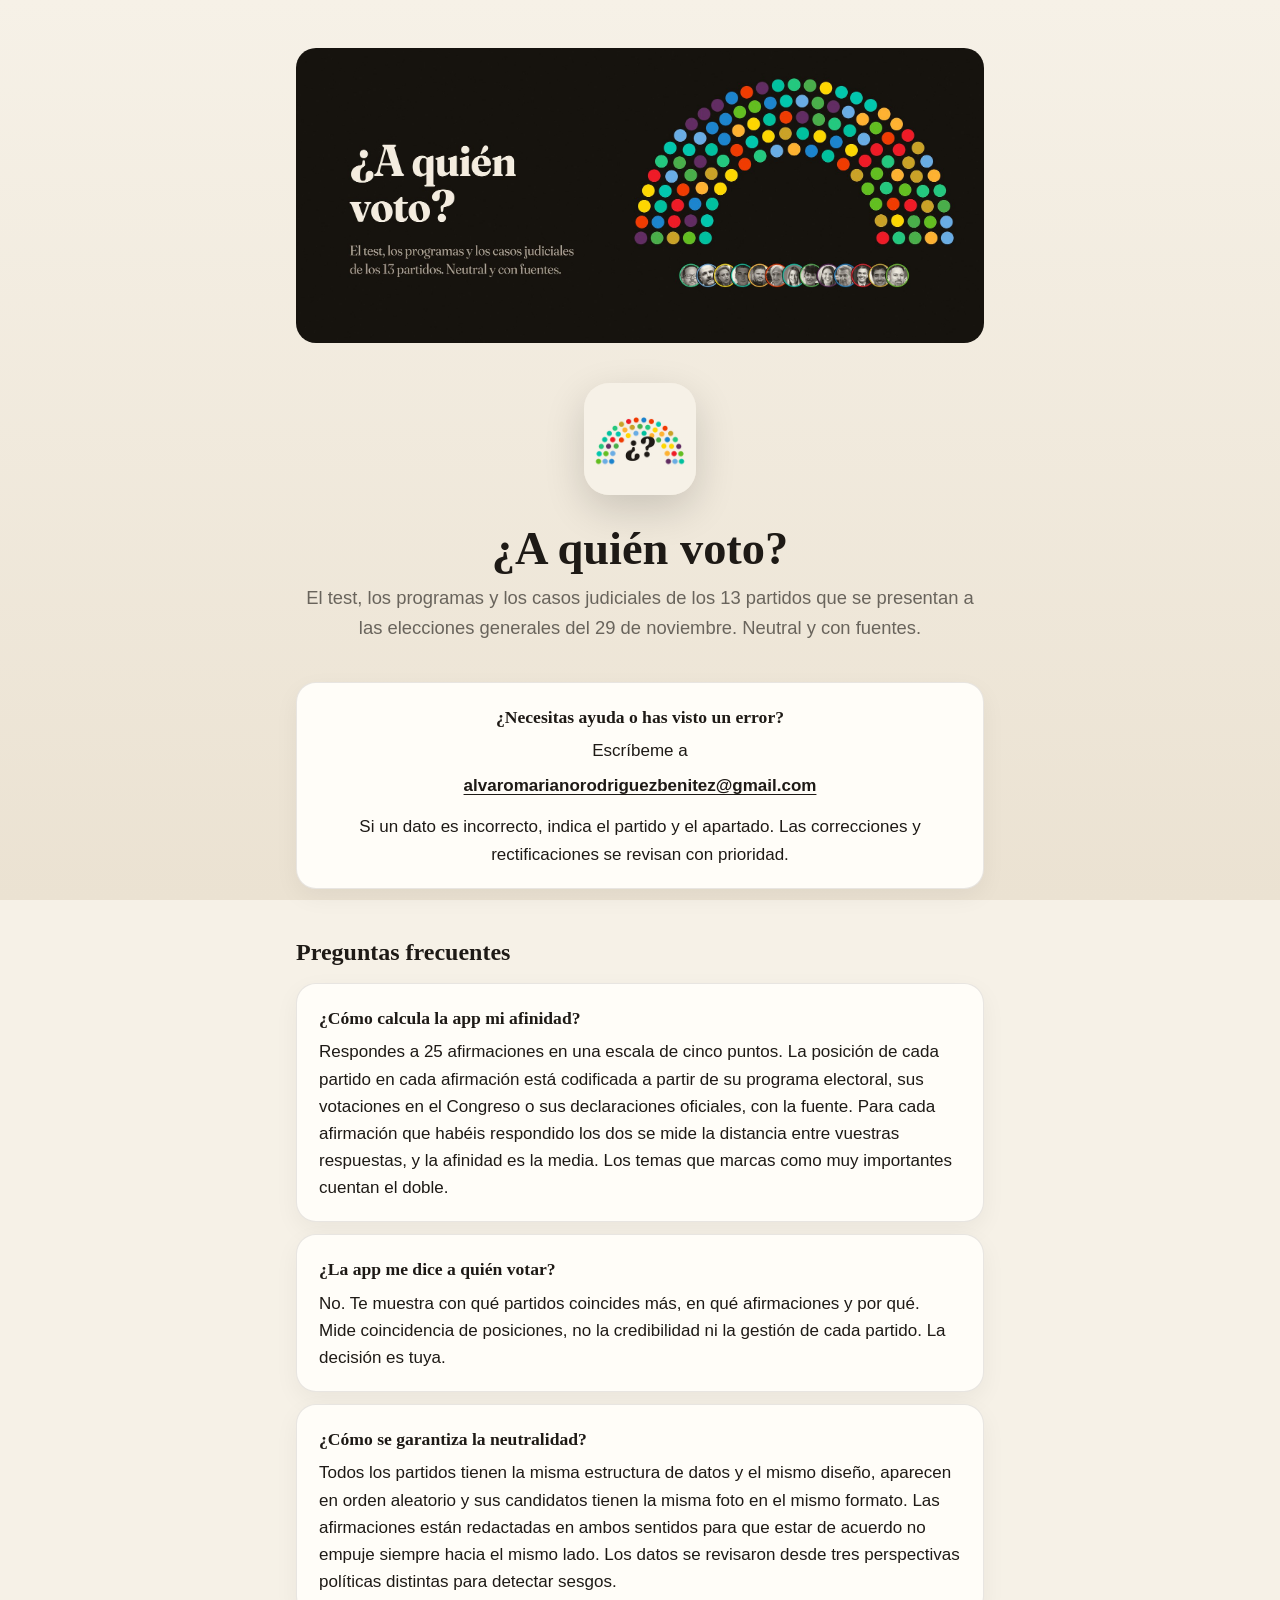
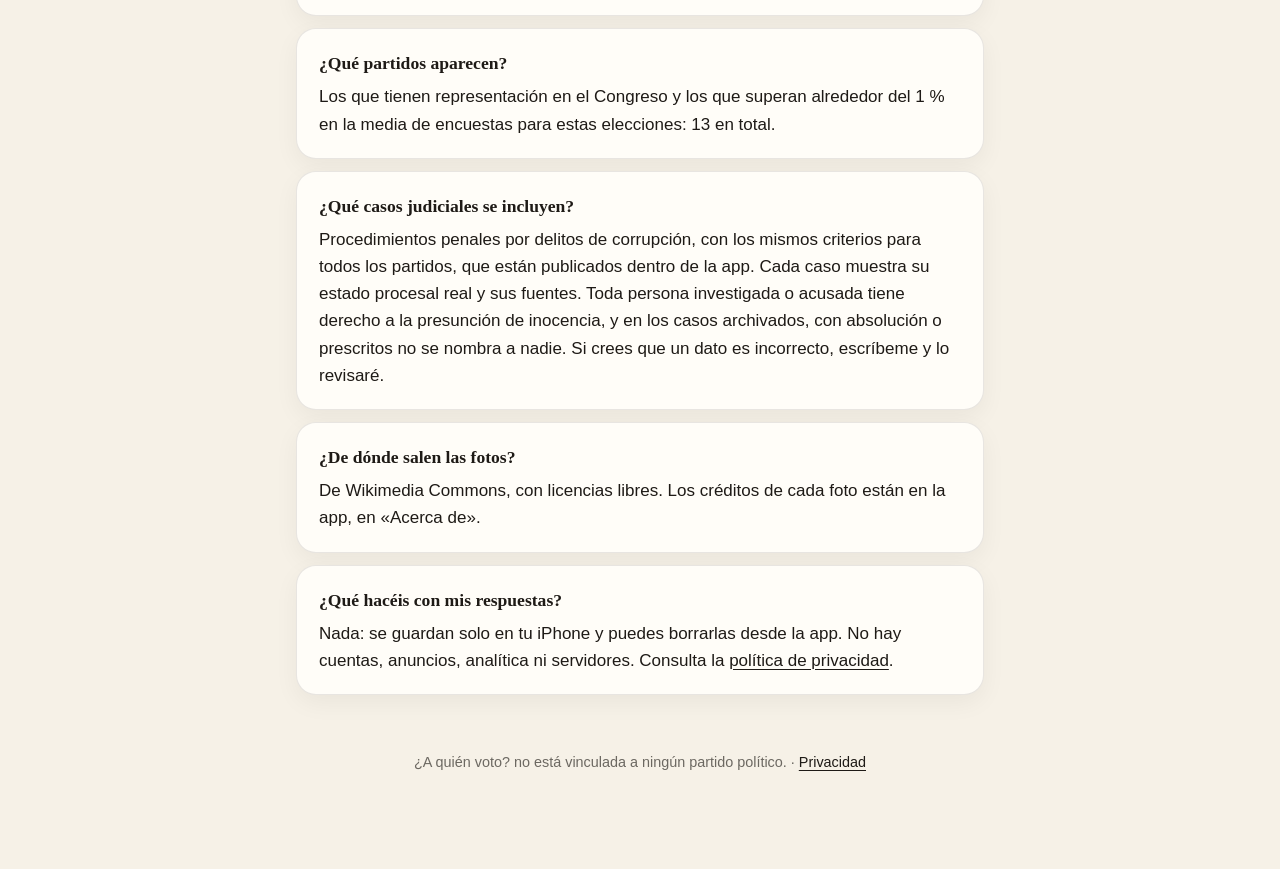
<file: index.html>
<!doctype html>
<html lang="es">
<head>
  <meta charset="utf-8">
  <meta name="viewport" content="width=device-width, initial-scale=1">
  <title>¿A quién voto? · Soporte</title>
  <meta name="description" content="¿A quién voto? te ayuda a decidir tu voto en las elecciones generales del 29 de noviembre: test, programas y casos judiciales de 13 partidos, neutral y con fuentes.">
  <link rel="icon" href="icon.png">
  <link rel="stylesheet" href="style.css">
</head>
<body>
<main>
  <img class="banner" src="banner.jpg" alt="¿A quién voto?: un hemiciclo con los colores de los 13 partidos y las fotos de sus candidatos">

  <header class="hero">
    <img class="icon" src="icon.png" alt="Icono de ¿A quién voto?">
    <h1>¿A quién voto?</h1>
    <p class="tagline">El test, los programas y los casos judiciales de los 13 partidos que se presentan a las elecciones generales del 29 de noviembre. Neutral y con fuentes.</p>
  </header>

  <section class="contact card">
    <h3>¿Necesitas ayuda o has visto un error?</h3>
    <p>Escríbeme a</p>
    <a class="email" href="mailto:alvaromarianorodriguezbenitez@gmail.com?subject=%C2%BFA%20qui%C3%A9n%20voto%3F">alvaromarianorodriguezbenitez@gmail.com</a>
    <p>Si un dato es incorrecto, indica el partido y el apartado. Las correcciones y rectificaciones se revisan con prioridad.</p>
  </section>

  <h2>Preguntas frecuentes</h2>

  <div class="card">
    <h3>¿Cómo calcula la app mi afinidad?</h3>
    <p>Respondes a 25 afirmaciones en una escala de cinco puntos. La posición de cada partido en cada afirmación está codificada a partir de su programa electoral, sus votaciones en el Congreso o sus declaraciones oficiales, con la fuente. Para cada afirmación que habéis respondido los dos se mide la distancia entre vuestras respuestas, y la afinidad es la media. Los temas que marcas como muy importantes cuentan el doble.</p>
  </div>

  <div class="card">
    <h3>¿La app me dice a quién votar?</h3>
    <p>No. Te muestra con qué partidos coincides más, en qué afirmaciones y por qué. Mide coincidencia de posiciones, no la credibilidad ni la gestión de cada partido. La decisión es tuya.</p>
  </div>

  <div class="card">
    <h3>¿Cómo se garantiza la neutralidad?</h3>
    <p>Todos los partidos tienen la misma estructura de datos y el mismo diseño, aparecen en orden aleatorio y sus candidatos tienen la misma foto en el mismo formato. Las afirmaciones están redactadas en ambos sentidos para que estar de acuerdo no empuje siempre hacia el mismo lado. Los datos se revisaron desde tres perspectivas políticas distintas para detectar sesgos.</p>
  </div>

  <div class="card">
    <h3>¿Qué partidos aparecen?</h3>
    <p>Los que tienen representación en el Congreso y los que superan alrededor del 1 % en la media de encuestas para estas elecciones: 13 en total.</p>
  </div>

  <div class="card">
    <h3>¿Qué casos judiciales se incluyen?</h3>
    <p>Procedimientos penales por delitos de corrupción, con los mismos criterios para todos los partidos, que están publicados dentro de la app. Cada caso muestra su estado procesal real y sus fuentes. Toda persona investigada o acusada tiene derecho a la presunción de inocencia, y en los casos archivados, con absolución o prescritos no se nombra a nadie. Si crees que un dato es incorrecto, escríbeme y lo revisaré.</p>
  </div>

  <div class="card">
    <h3>¿De dónde salen las fotos?</h3>
    <p>De Wikimedia Commons, con licencias libres. Los créditos de cada foto están en la app, en «Acerca de».</p>
  </div>

  <div class="card">
    <h3>¿Qué hacéis con mis respuestas?</h3>
    <p>Nada: se guardan solo en tu iPhone y puedes borrarlas desde la app. No hay cuentas, anuncios, analítica ni servidores. Consulta la <a href="privacidad/">política de privacidad</a>.</p>
  </div>

  <footer>
    <p>¿A quién voto? no está vinculada a ningún partido político. · <a href="privacidad/">Privacidad</a></p>
  </footer>
</main>
</body>
</html>
</file>
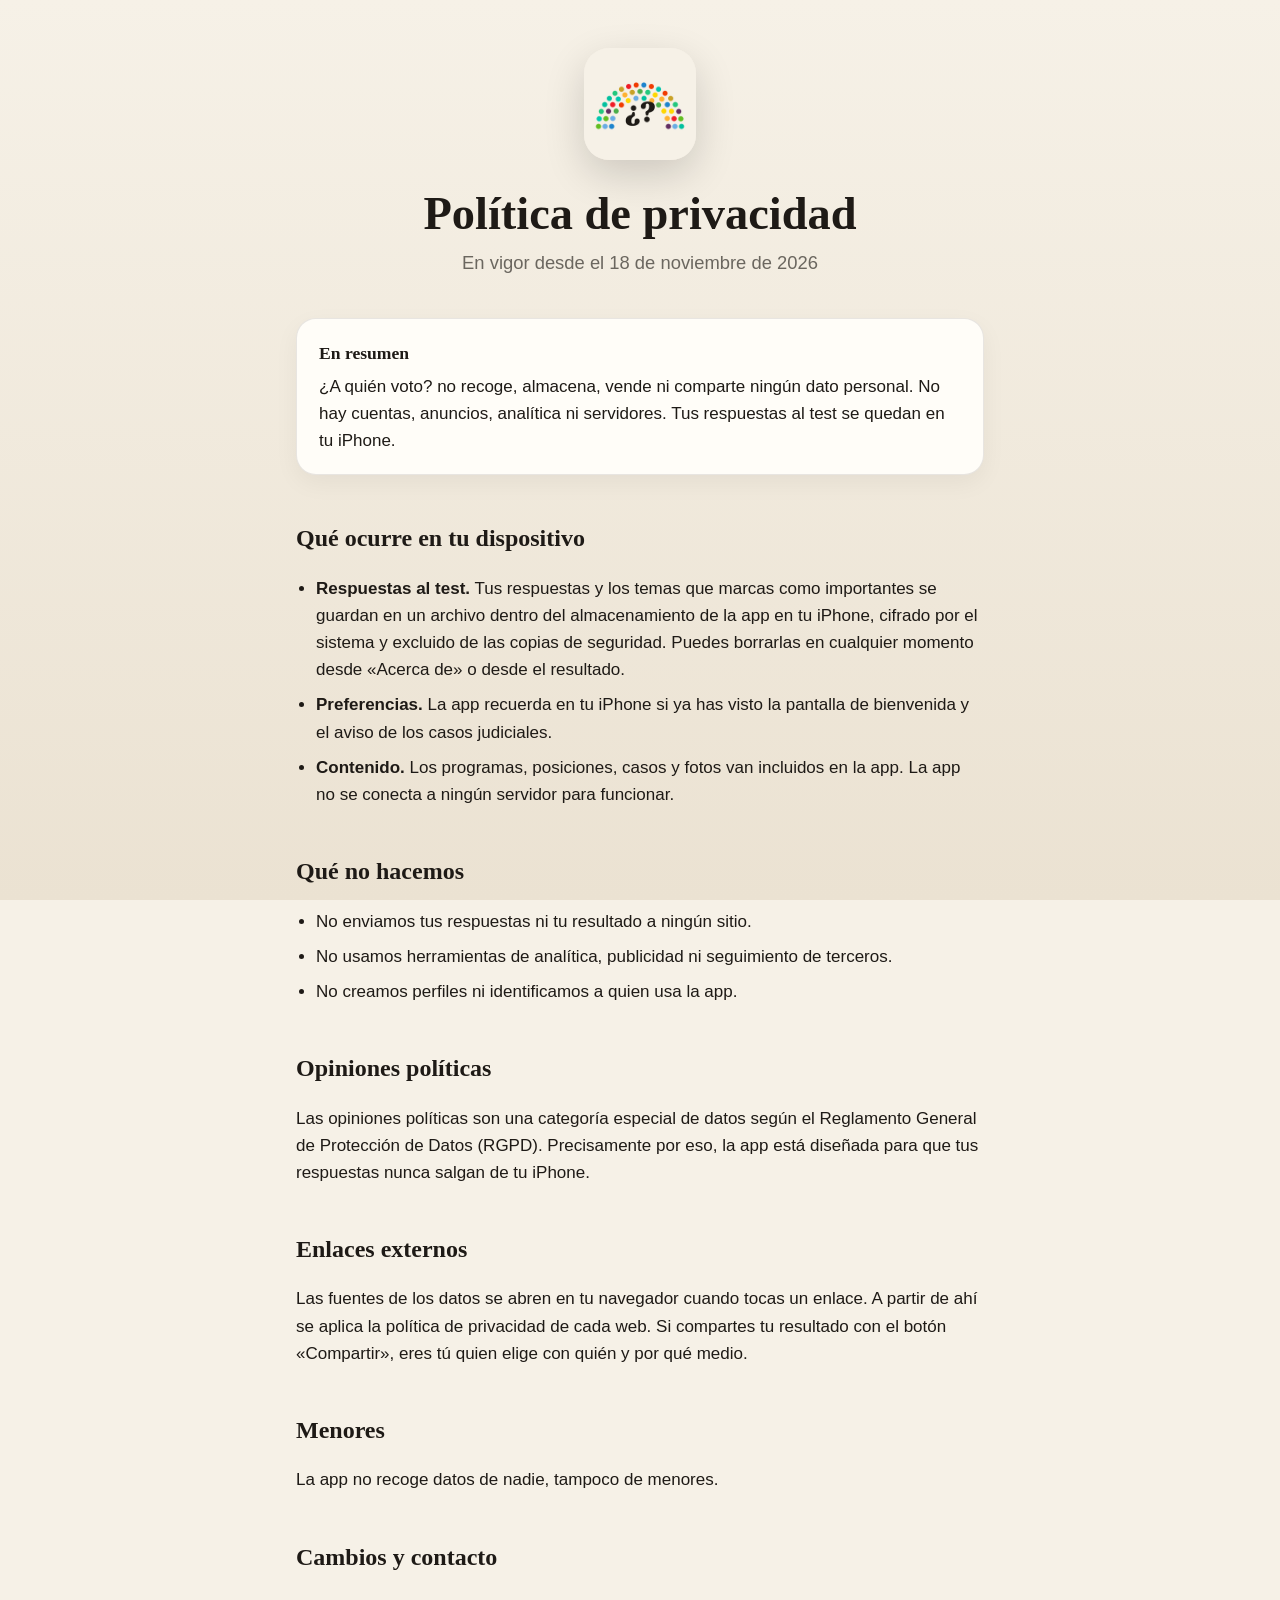
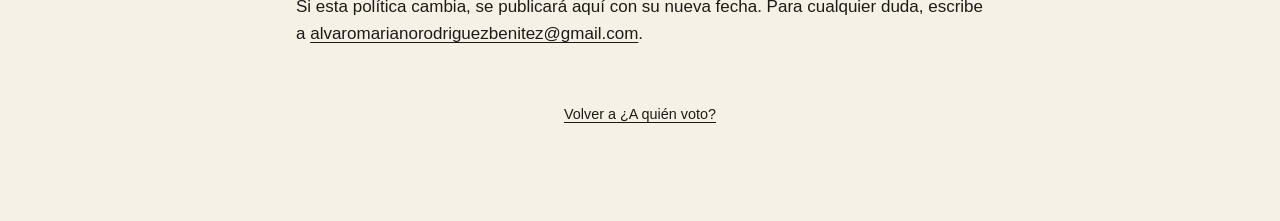
<file: privacidad/index.html>
<!doctype html>
<html lang="es">
<head>
  <meta charset="utf-8">
  <meta name="viewport" content="width=device-width, initial-scale=1">
  <title>¿A quién voto? · Política de privacidad</title>
  <meta name="description" content="¿A quién voto? no recoge ningún dato personal. Tus respuestas se guardan solo en tu iPhone.">
  <link rel="icon" href="../icon.png">
  <link rel="stylesheet" href="../style.css">
</head>
<body>
<main>
  <header class="hero">
    <a href="../"><img class="icon" src="../icon.png" alt="Icono de ¿A quién voto?"></a>
    <h1>Política de privacidad</h1>
    <p class="tagline">En vigor desde el 18 de noviembre de 2026</p>
  </header>

  <section class="card">
    <h3>En resumen</h3>
    <p>¿A quién voto? no recoge, almacena, vende ni comparte ningún dato personal. No hay cuentas, anuncios, analítica ni servidores. Tus respuestas al test se quedan en tu iPhone.</p>
  </section>

  <h2>Qué ocurre en tu dispositivo</h2>
  <ul>
    <li><strong>Respuestas al test.</strong> Tus respuestas y los temas que marcas como importantes se guardan en un archivo dentro del almacenamiento de la app en tu iPhone, cifrado por el sistema y excluido de las copias de seguridad. Puedes borrarlas en cualquier momento desde «Acerca de» o desde el resultado.</li>
    <li><strong>Preferencias.</strong> La app recuerda en tu iPhone si ya has visto la pantalla de bienvenida y el aviso de los casos judiciales.</li>
    <li><strong>Contenido.</strong> Los programas, posiciones, casos y fotos van incluidos en la app. La app no se conecta a ningún servidor para funcionar.</li>
  </ul>

  <h2>Qué no hacemos</h2>
  <ul>
    <li>No enviamos tus respuestas ni tu resultado a ningún sitio.</li>
    <li>No usamos herramientas de analítica, publicidad ni seguimiento de terceros.</li>
    <li>No creamos perfiles ni identificamos a quien usa la app.</li>
  </ul>

  <h2>Opiniones políticas</h2>
  <p>Las opiniones políticas son una categoría especial de datos según el Reglamento General de Protección de Datos (RGPD). Precisamente por eso, la app está diseñada para que tus respuestas nunca salgan de tu iPhone.</p>

  <h2>Enlaces externos</h2>
  <p>Las fuentes de los datos se abren en tu navegador cuando tocas un enlace. A partir de ahí se aplica la política de privacidad de cada web. Si compartes tu resultado con el botón «Compartir», eres tú quien elige con quién y por qué medio.</p>

  <h2>Menores</h2>
  <p>La app no recoge datos de nadie, tampoco de menores.</p>

  <h2>Cambios y contacto</h2>
  <p>Si esta política cambia, se publicará aquí con su nueva fecha. Para cualquier duda, escribe a <a href="mailto:alvaromarianorodriguezbenitez@gmail.com">alvaromarianorodriguezbenitez@gmail.com</a>.</p>

  <footer>
    <p><a href="../">Volver a ¿A quién voto?</a></p>
  </footer>
</main>
</body>
</html>
</file>
<file: style.css>
:root {
  --paper: #f6f1e7;
  --paper-deep: #ebe2d2;
  --card: #fffdf8;
  --stroke: rgba(30, 26, 22, 0.1);
  --ink: #1e1a16;
  --soft: rgba(30, 26, 22, 0.64);
  color-scheme: light dark;
}

@media (prefers-color-scheme: dark) {
  :root {
    --paper: #16130f;
    --paper-deep: #0e0c0a;
    --card: #221e19;
    --stroke: rgba(243, 236, 223, 0.1);
    --ink: #f3ecdf;
    --soft: rgba(243, 236, 223, 0.64);
  }
}

* { box-sizing: border-box; }

body {
  margin: 0;
  background: linear-gradient(var(--paper), var(--paper-deep)) fixed, var(--paper);
  color: var(--ink);
  font: 17px/1.6 -apple-system, BlinkMacSystemFont, "Segoe UI", Roboto, sans-serif;
  -webkit-font-smoothing: antialiased;
}

main {
  max-width: 720px;
  margin: 0 auto;
  padding: 48px 16px 80px;
}

a { color: var(--ink); text-decoration-thickness: 1px; text-underline-offset: 3px; }

h1, h2, h3 { font-family: "New York", ui-serif, Georgia, "Times New Roman", serif; }
h1, h2 { font-weight: 600; }

header.hero { text-align: center; margin-bottom: 40px; }

header.hero img.icon {
  width: 112px;
  height: 112px;
  border-radius: 25px;
  box-shadow: 0 14px 40px rgba(0, 0, 0, 0.16);
}

.banner {
  display: block;
  width: 100%;
  border-radius: 20px;
  margin: 0 0 40px;
}

h1 {
  font-size: clamp(2.1rem, 7vw, 2.9rem);
  line-height: 1.12;
  margin: 20px 0 8px;
}

h2 { font-size: 1.5rem; margin: 44px 0 12px; }

h3 { font-size: 1.1rem; margin: 0 0 4px; }

.tagline { color: var(--soft); font-size: 1.15rem; margin: 0; }

.card {
  background: var(--card);
  border: 1px solid var(--stroke);
  border-radius: 20px;
  padding: 20px 22px;
  margin: 12px 0;
  box-shadow: 0 8px 24px rgba(0, 0, 0, 0.05);
}

.card p { margin: 6px 0 0; }

.contact { text-align: center; }

.email {
  display: inline-block;
  margin: 8px 0;
  font-weight: 600;
  word-break: break-all;
}

ul { padding-left: 20px; }
li { margin: 8px 0; }

footer {
  margin-top: 56px;
  text-align: center;
  color: var(--soft);
  font-size: 0.9rem;
}
</file>
